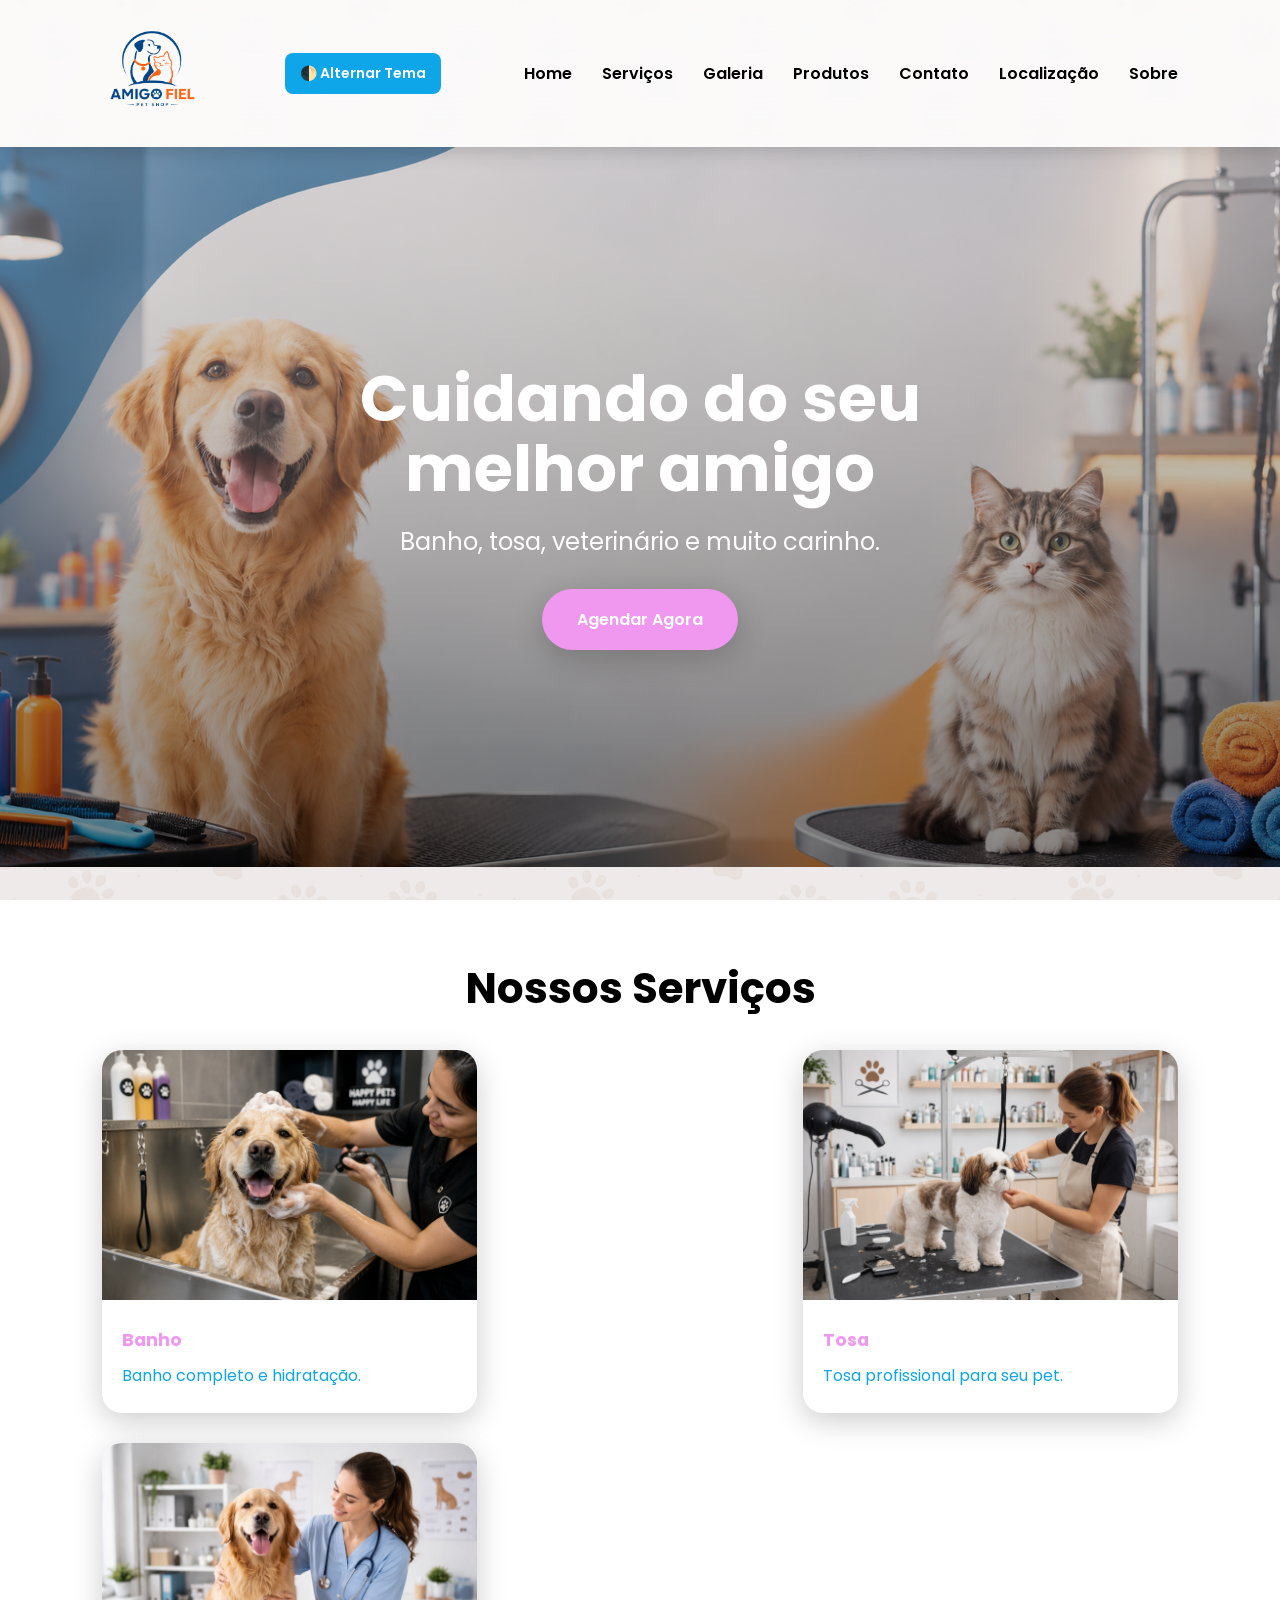
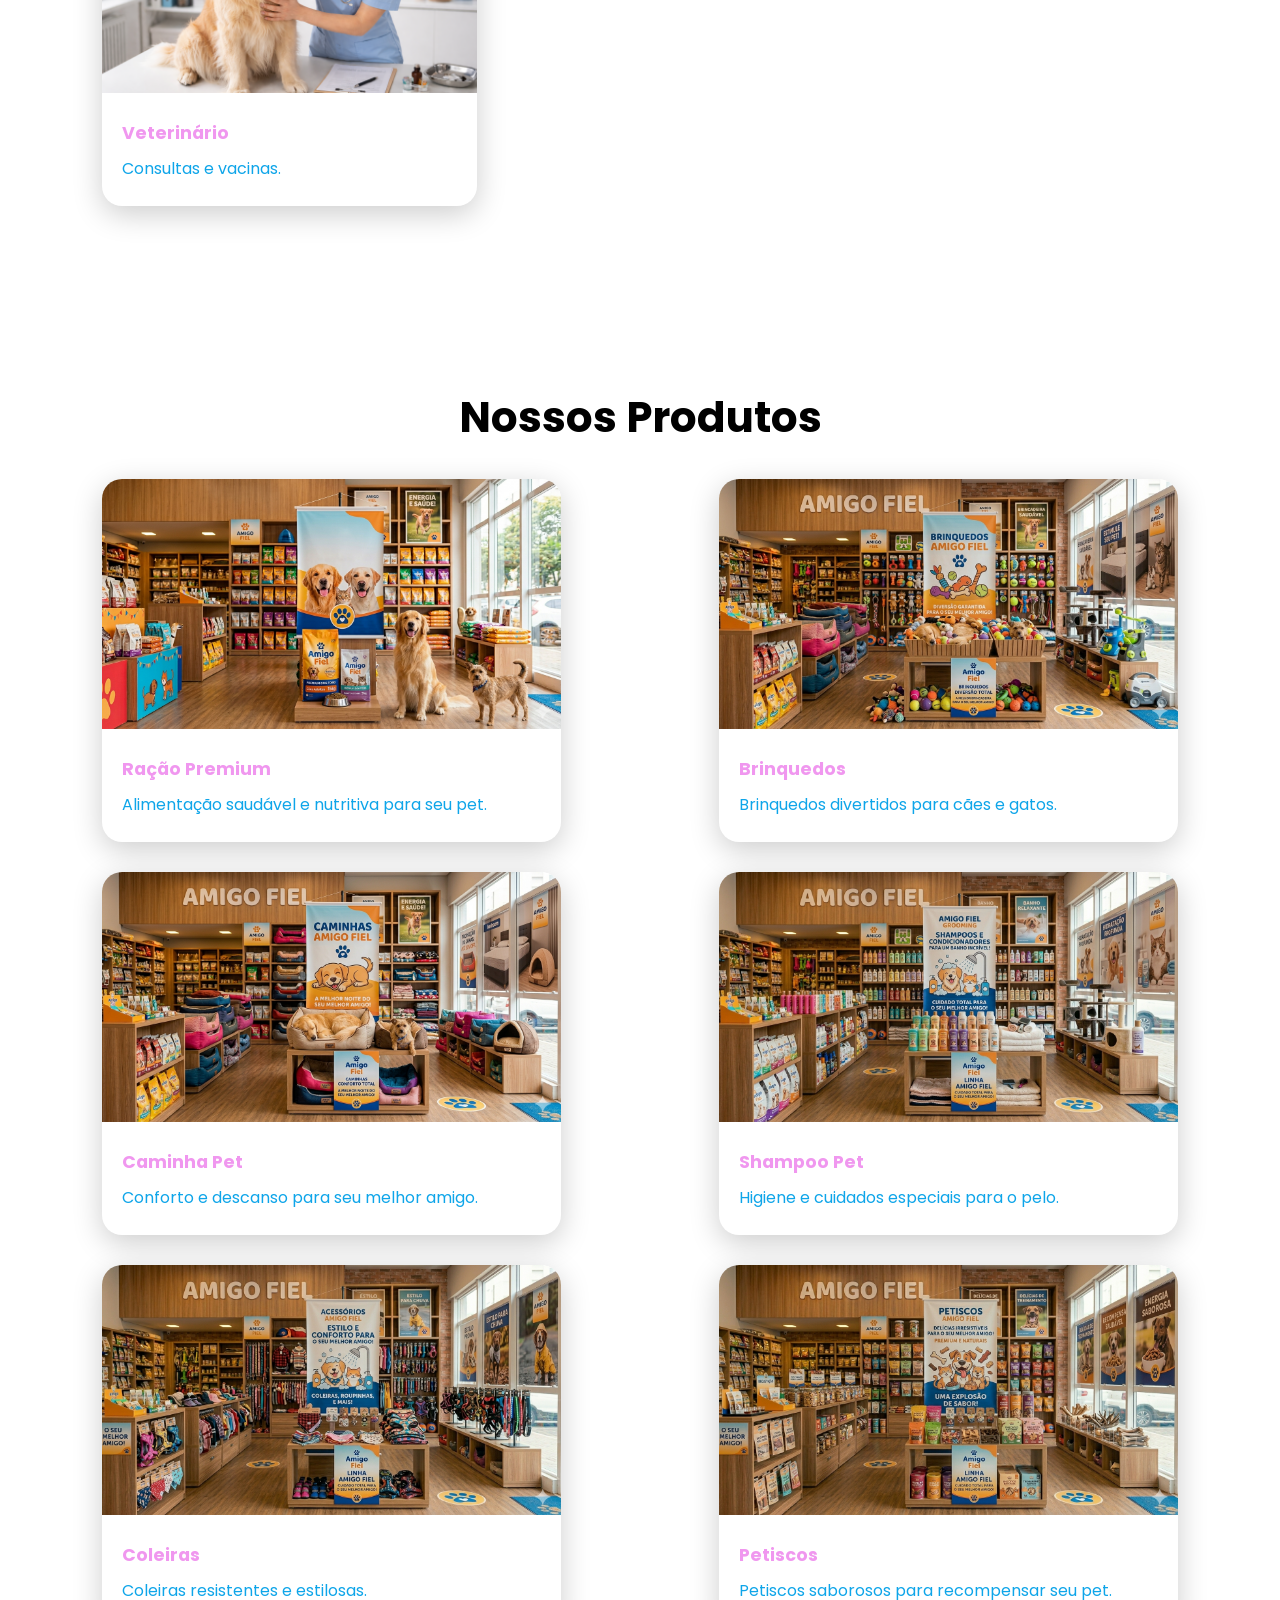
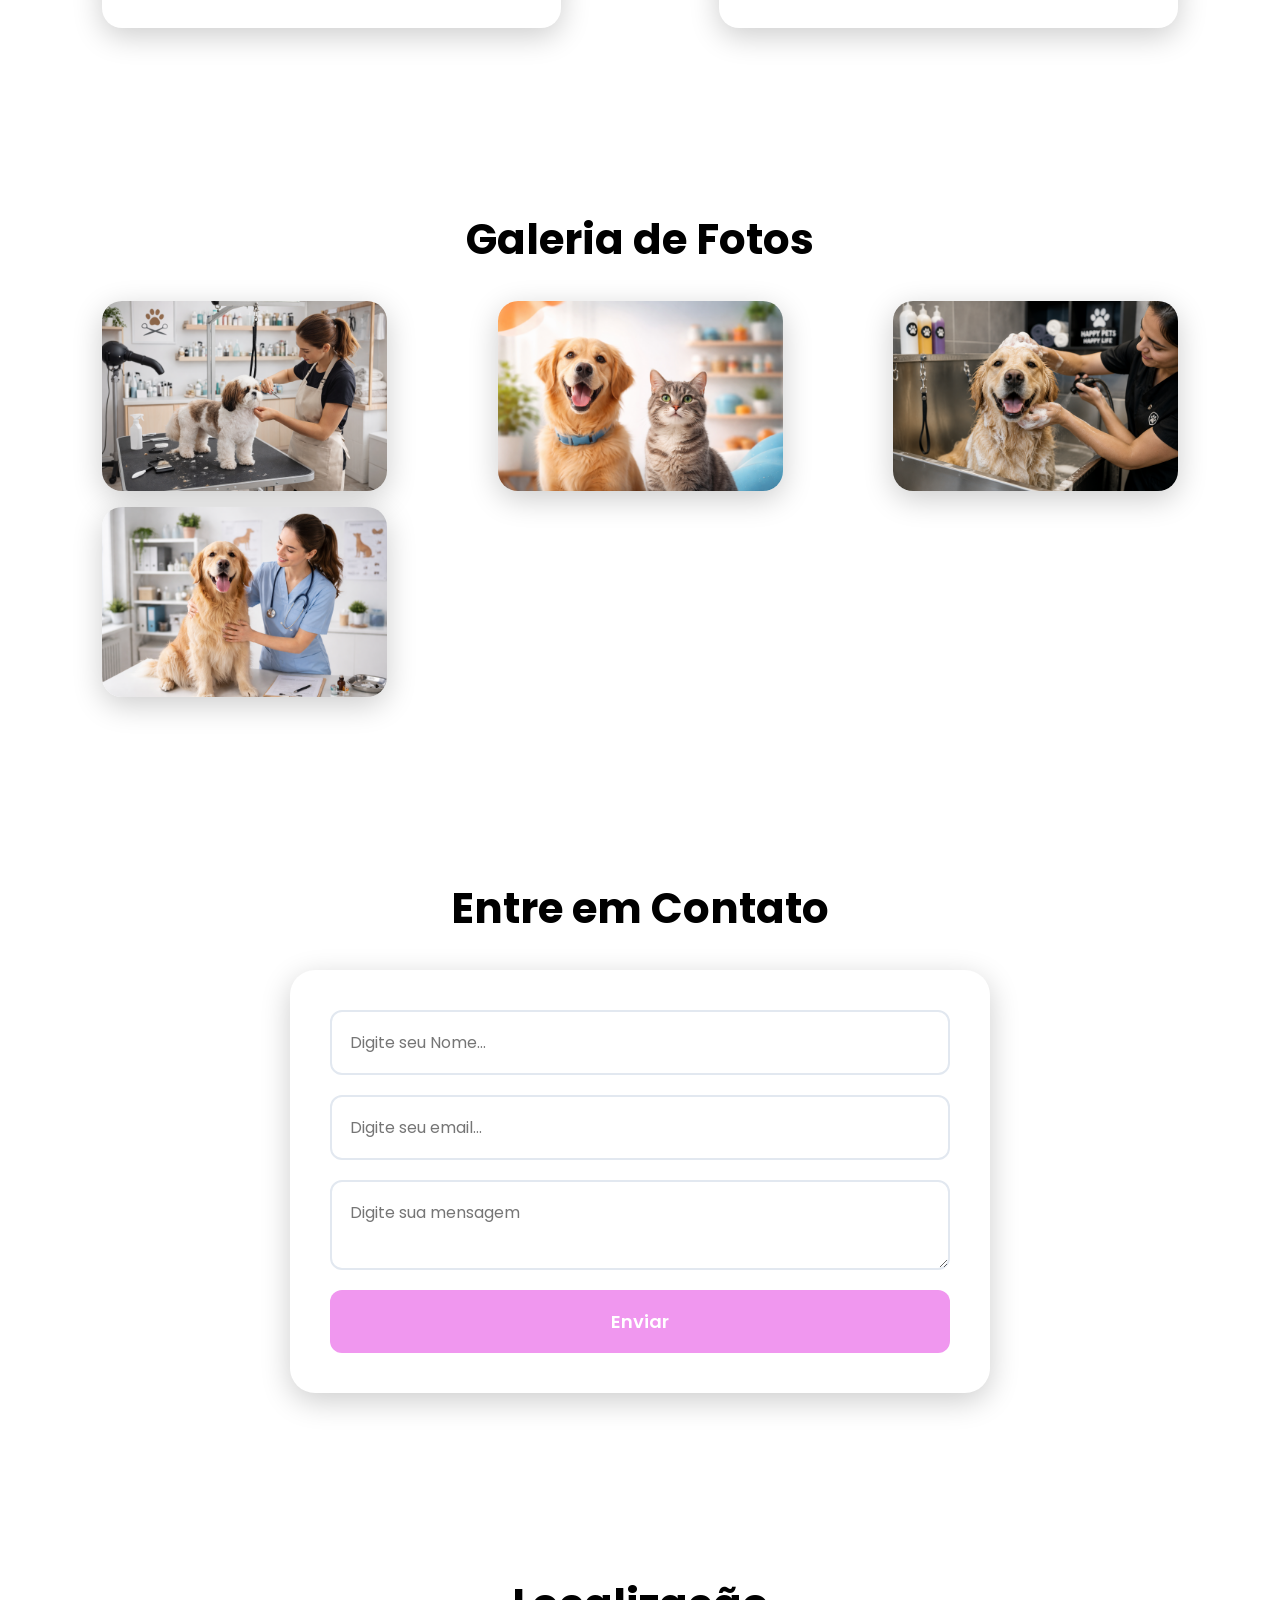
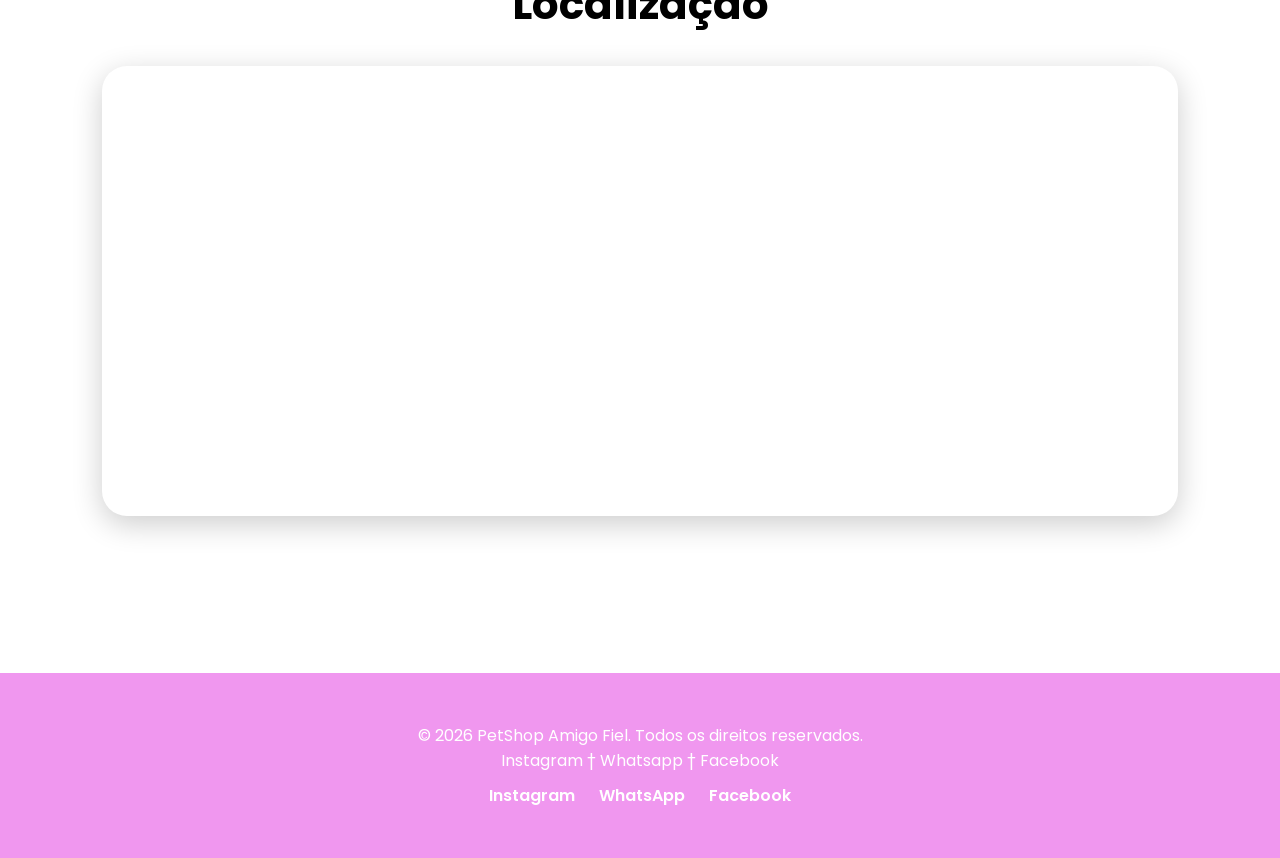
<file: index.html>
<!doctype html>
<html lang="pt-BR">

<head>
  <meta charset="UTF-8" />
  <meta name="viewport" content="width=device-width, initial-scale=1.0" />
  <title>PetShop Amigo Fiel</title>
  <link rel="preconnect" href="https://fonts.googleapis.com" />
  <link rel="preconnect" href="https://fonts.gstatic.com" crossorigin />
  <link href="https://fonts.googleapis.com/css2?family=Poppins:wght@300;400;600;700&display=swap" rel="stylesheet" />
  <link rel="stylesheet" href="css/style.css" />
</head>

<body>
  <!-- HEADER -->
<header>
    <div class="logo">
      <img src="img/logo-transparente.png" alt="Logotipo do petshop amigo fiel" width="100" />
    </div>
    <button id="menu-btn">☰</button>
    <button id="theme-toggle">🌓 Alternar Tema</button> 
    
    <nav id="menu">
      <a href="#home">Home</a>
      <a href="#servicos">Serviços</a> 
      <a href="#galeria">Galeria</a>
      <a href="#Produtos">Produtos</a>
      <a href="#contato">Contato</a>
      <a href="#localizacao">Localização</a>
      <a href="sobre.html">Sobre</a>
    </nav>
  </header>

  <!-- HERO -->
  <section id="home" class="hero">
    <div class="hero-content">
      <h1>Cuidando do seu melhor amigo</h1>
      <p>Banho, tosa, veterinário e muito carinho.</p>
      <a href="#contato" class="btn">Agendar Agora</a>
    </div>
  </section>

  <!-- SERVIÇOS -->
  <section id="servicos" class="container">
    <h2>Nossos Serviços</h2>
    <div class="cards">
      <div class="card">
        <img src="img/banho.png" alt="Serviço de banho" />
        <h3>Banho</h3>
        <p>Banho completo e hidratação.</p>
      </div>

      <div class="card">
        <img src="img/tosa.png" alt="Serviço de tosa" />
        <h3>Tosa</h3>
        <p>Tosa profissional para seu pet.</p>
      </div>

      <div class="card">
        <img src="img/veterinario.png" alt="Serviço de Veterinário" />
        <h3>Veterinário</h3>
        <p>Consultas e vacinas.</p>
      </div>
    </div>
  </section>

<!-- PRODUTOS -->
<section id="produtos" class="container">
  <h2>Nossos Produtos</h2>

  <div class="cards">

    <div class="card">
      <img src="img/racao.png" alt="Ração Premium">
      <h3>Ração Premium</h3>
      <p>Alimentação saudável e nutritiva para seu pet.</p>
    </div>

    <div class="card">
      <img src="img/brinquedos.png" alt="Brinquedos">
      <h3>Brinquedos</h3>
      <p>Brinquedos divertidos para cães e gatos.</p>
    </div>

    <div class="card">
      <img src="img/caminhas.png" alt="Caminha Pet">
      <h3>Caminha Pet</h3>
      <p>Conforto e descanso para seu melhor amigo.</p>
    </div>

    <div class="card">
      <img src="img/shampoo.png" alt="Shampoo Pet">
      <h3>Shampoo Pet</h3>
      <p>Higiene e cuidados especiais para o pelo.</p>
    </div>

    <div class="card">
      <img src="img/acessorios.png" alt="Coleiras">
      <h3>Coleiras</h3>
      <p>Coleiras resistentes e estilosas.</p>
    </div>

    <div class="card">
      <img src="img/petiscos.png" alt="Petiscos">
      <h3>Petiscos</h3>
      <p>Petiscos saborosos para recompensar seu pet.</p>
    </div>

  </div>
</section>
   


  <!-- GALERIA -->
  <section id="galeria" class="container">
    <h2>Galeria de Fotos</h2>
    <div class="galeria">
      <img src="img/tosa.png" alt="fotos e tosa" />
      <img src="img/pets.png" alt="fotos de pets" />
      <img src="img/banho.png" alt="fotos de banho" />
      <img src="img/veterinario.png" alt="fotos do veterinario" />
  </section>
  </div>
  <!-- CONTATO -->
  <section id="contato" class="container">
    <h2>Entre em Contato</h2>
    <form id="formContato">
      <input type="text" placeholder="Digite seu Nome..." id="nome" name="nome" />
      <input type="email" placeholder="Digite seu email..." id="email" name="email" />
      <textarea placeholder="Digite sua mensagem" id="mensagem" name="mensagem"></textarea>

      <button type="submit">Enviar</button>
    </form>
  </section>

  <!-- MAPA -->
  <section id="localizacao" class="container">

    <h2>Localização</h2>
    <iframe
      src="https://www.google.com/maps/embed?pb=!1m18!1m12!1m3!1d46259.442780445395!2d-48.19696533601105!3d-21.792176458625285!2m3!1f0!2f0!3f0!3m2!1i1024!2i768!4f13.1!3m3!1m2!1s0x94b8f3e5bd0551f3%3A0x60445b0d94f11583!2sPet%20shop%20Amigo%20Fiel!5e1!3m2!1spt-BR!2sbr!4v1778673913328!5m2!1spt-BR!2sbr"
      width="600" height="450" style="border:0;" allowfullscreen="" loading="lazy"
      referrerpolicy="no-referrer-when-downgrade"></iframe>

  </section>

  <!-- FOOTER -->
  <footer>
    <p>&copy; 2026 PetShop Amigo Fiel. Todos os direitos reservados.</p>
    <p>Instagram † Whatsapp † Facebook</p>
  
</a>
<div class="redes-sociais">
    <a href="https://instagram.com/petshop_amigofiel13" target="_blank">
      Instagram
    </a>

    <a href="https://wa.me/551158256277" target="_blank">
      WhatsApp
    </a>

    <a href="https://www.facebook.com/p/PET-SHOP-AMIGO-FIEL-100054270487690/" target="_blank">
      Facebook
  </footer>
 
  <script src="js/script.js"></script>
</body>

</html>
</file>
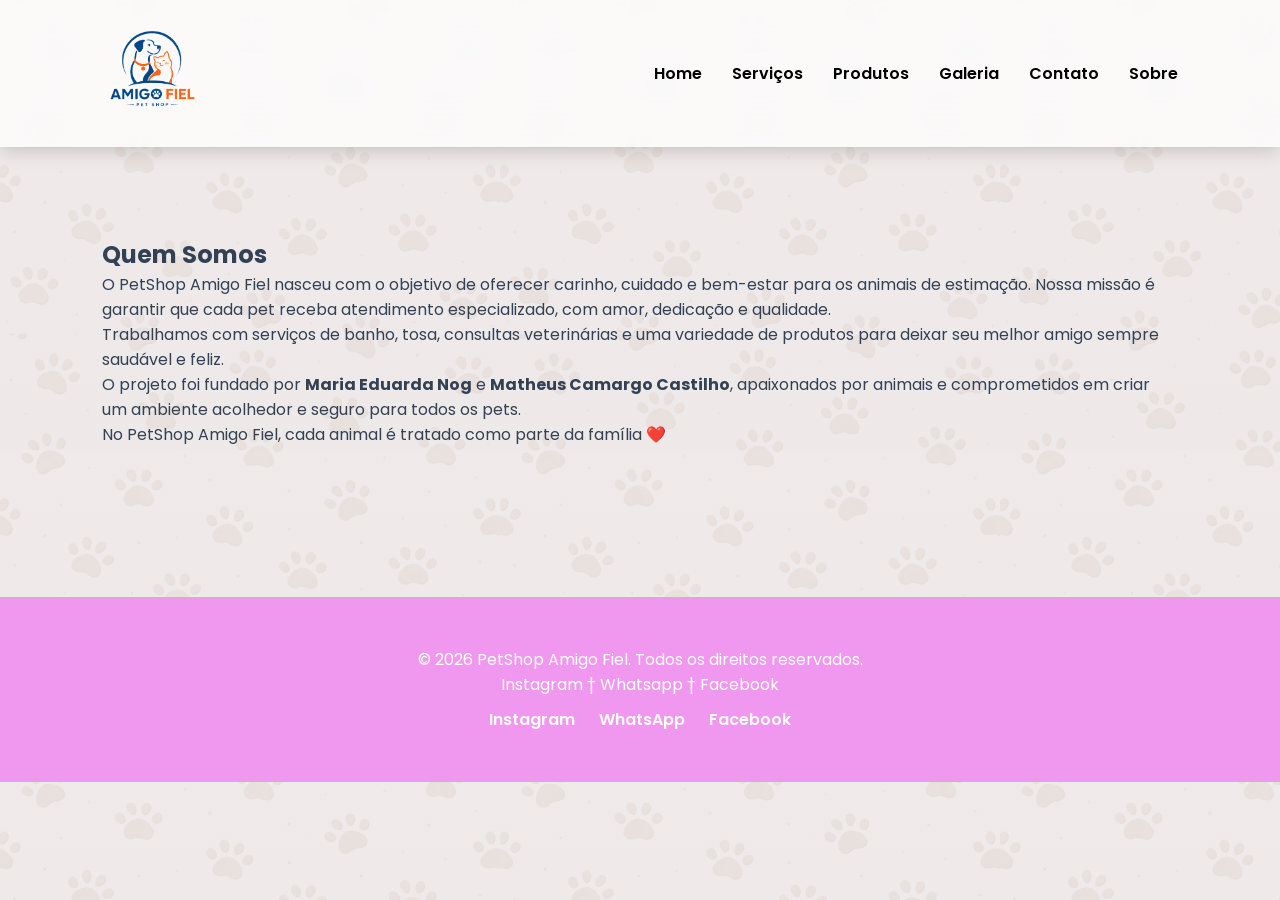
<file: sobre.html>
<!doctype html>
<html lang="pt-BR">

<head>
  <meta charset="UTF-8" />
  <meta name="viewport" content="width=device-width, initial-scale=1.0" />
  <title>PetShop Amigo Fiel</title>
  <link rel="preconnect" href="https://fonts.googleapis.com" />
  <link rel="preconnect" href="https://fonts.gstatic.com" crossorigin />
  <link href="https://fonts.googleapis.com/css2?family=Poppins:wght@300;400;600;700&display=swap" rel="stylesheet" />
  <link rel="stylesheet" href="css/style.css" />
</head>

<body>

  <!-- HEADER -->
  <header>
    <div class="logo">
      <img src="img/logo-transparente.png"
        alt="Logo PetShop Amigo Fiel"
        width="100">
    </div>

    <nav id="menu">
      <a href="index.html">Home</a>
      <a href="index.html#servicos">Serviços</a>
      <a href="index.html#produtos">Produtos</a>
      <a href="index.html#galeria">Galeria</a>
      <a href="index.html#contato">Contato</a>
      <a href="sobre.html#sobre">Sobre</a>
      
    </nav>
  </header>

  <!-- SOBRE -->
  <section class="container">

    <h1>Quem Somos</h1>

    <p>
      O PetShop Amigo Fiel nasceu com o objetivo de oferecer
      carinho, cuidado e bem-estar para os animais de estimação.
      Nossa missão é garantir que cada pet receba atendimento
      especializado, com amor, dedicação e qualidade.
    </p>

    <p>
      Trabalhamos com serviços de banho, tosa, consultas veterinárias
      e uma variedade de produtos para deixar seu melhor amigo
      sempre saudável e feliz.
    </p>

    <p>
      O projeto foi fundado por
      <strong>Maria Eduarda Nog</strong>
      e
      <strong>Matheus Camargo Castilho</strong>,
      apaixonados por animais e comprometidos em criar um ambiente
      acolhedor e seguro para todos os pets.
    </p>

    <p>
      No PetShop Amigo Fiel, cada animal é tratado como parte
      da família ❤️
    </p>

  </section>

    <!-- FOOTER -->
  <footer>
    <p>&copy; 2026 PetShop Amigo Fiel. Todos os direitos reservados.</p>
    <p>Instagram † Whatsapp † Facebook</p>
  
</a>
<div class="redes-sociais">
    <a href="https://instagram.com/petshop_amigofiel13" target="_blank">
      Instagram
    </a>

    <a href="https://wa.me/551158256277" target="_blank">
      WhatsApp
    </a>

    <a href="https://www.facebook.com/p/PET-SHOP-AMIGO-FIEL-100054270487690/" target="_blank">
      Facebook
  </footer>

</body>
</html>
</file>
<file: css/style.css>
:root {
  --primaria: #0ea5e9;
  --secundaria: #f097ef;
  --escuro: #000000;
  --claro: #ffffff;
  --texto: #334155;
  --sombra: 0 8px 30px rgba(0, 0, 0, 0.2);
  --radius: 20px;
}

/* 🌙 CONFIGURAÇÃO DO MODO ESCURO */
body.dark-mode {
  --escuro: #ffffff;    /* O que era preto vira branco */
  --claro: #1e293b;     /* O que era branco vira azul escuro/cinza */
  --texto: #f1f5f9;     /* Texto fica claro para dar leitura */
}

/* Altera o fundo com imagem para tons escuros quando o modo escuro estiver ativo */
body.dark-mode {
  background:
    linear-gradient(rgba(15, 23, 42, 0.95), rgba(15, 23, 42, 0.95)),
    url("../img/fundo.png");
}

/* Altera o fundo do header no modo escuro */
body.dark-mode header {
  background: rgba(30, 41, 59, 0.85);
}

* {
  margin: 0;
  padding: 0;
  box-sizing: border-box;
  font-family: "Poppins", sans-serif;
}

html {
  scroll-behavior: smooth;
}

body {
  color: var(--texto);
  background:
    linear-gradient(rgba(235, 230, 230, 0.85), rgba(235, 230, 230, 0.84)),
    url("../img/fundo.png");

  background-attachment: fixed;
  background-size: 500px;
  transition: background 0.3s ease, color 0.3s ease; /* Transição suave ao trocar de tema */
}

/* HEADER */
header {
  position: sticky;
  top: 0;
  z-index: 9999;
  display: flex;
  justify-content: space-between;
  align-items: center;
  padding: 20px 8%;
  background: rgba(255, 255, 255, 0.75);
  backdrop-filter: blur(20px);
  -webkit-backdrop-filter: blur(20px);
  box-shadow: 0 2px 20px rgba(0, 0, 0, 0.2);
  transition: background 0.3s ease;
}

/* Estilo do novo botão de alternar tema */
#theme-toggle {
  padding: 10px 15px;
  background: var(--primaria);
  color: white;
  border: none;
  border-radius: 8px;
  cursor: pointer;
  font-weight: 600;
  font-size: 14px;
  transition: 0.3s;
}

#theme-toggle:hover {
  background: var(--secundaria);
}

.logo {
}

nav {
  display: flex;
  gap: 30px;
}

nav a {
  text-decoration: none;
  color: var(--escuro);
  font-weight: 600;
  transition: 0.3s;
}

nav a:hover {
  color: var(--secundaria);
}

#menu-btn {
  display: none;
  font-size: 34px;
  border: none;
  background: none;
  cursor: pointer;
  color: var(--primaria);
}

/* HERO */
.hero {
  min-height: 80dvh;
  background:
    linear-gradient(rgba(200, 191, 191, 0.45), rgba(0, 0, 0, 0.45)),
    url("../img/banner.png");
  background-size: cover;
  background-position: center;
  display: flex;
  align-items: center;
  justify-content: center;
  padding: 40px;
  color: var(--claro);
}

.hero-content {
  max-width: 800px;
  text-align: center;
}
.hero-content h1 {
  font-size: 64px;
  margin-bottom: 20px;
  line-height: 1.1;
}
.hero-content p {
  font-size: 24px;
  margin-bottom: 30px;
}
.btn {
  display: inline-block;
  background: var(--secundaria);
  padding: 18px 35px;
  border-radius: 50px;
  text-decoration: none;
  color: var(--claro);
  font-weight: 600;
  transition: 0.3s;
  box-shadow: var(--sombra);
}
.btn:hover {
  transform: scale(1.1);
}

/* CONTAINER */
.container {
  padding: 90px 8%;
}
.container h2 {
  text-align: center;
  font-size: 42px;
  margin-bottom: 30px;
  color: var(--escuro);
}

/* CARDS */
.cards {
  display: flex;
  justify-content: space-between;
  flex-wrap: wrap;
  gap: 30px;
}

.card {
  background: var(--claro); /* Ajustado para usar a variável dinâmica */
  border-radius: var(--radius);
  box-shadow: var(--sombra);
  overflow: hidden;
  backdrop-filter: blur(20px);
  -webkit-backdrop-filter: blur(20px);
  transition: 0.4s;
}
.card:hover {
  transform: translateY(-12px);
}
.card img {
  width: 100%;
  height: 250px;
  object-fit: cover;
}
.card h3 {
  padding: 20px 20px 10px;
  color: var(--secundaria);
  font-size: 1.1rem;
}
.card p {
  padding: 0 20px 25px;
  color: var(--primaria);
}

/*Galeria*/
.galeria{
display: flex;
justify-content: space-between;
flex-wrap: wrap;
gap: 16px;
}

.galeria img{
  height: 190px;
  object-fit: cover;
  border-radius: var(--radius);
  box-shadow: var(--sombra);
  transition: 0.4s;
}
.galeria img:hover{
  transform: scale(1.05);
}

/*form*/
form{
  max-width: 700px;
  margin: auto;
  background: var(--claro);
  padding: 40px;
  border-radius: 25px;
  box-shadow: var(--sombra);

  display: flex;
  flex-direction: column;
  gap: 20px;
}

input, textarea{
  padding: 18px;
  border: 2px solid #e2e8f0;
  border-radius: 12px;
  font-size: 16px;
  background: var(--claro);
  color: var(--texto);
}
input:focus, textarea:focus{
  outline:none;
  border-color: var(--secundaria);
}
button{
  padding: 18px;
  background: var(--secundaria);
  color: var(--claro);
  border: none;
  border-radius: 12px;
  font-size: 18px;
  font-weight: 600;
  cursor: pointer;
  transition: 0.4s;
}
button:hover{
  background: var(--secundaria);
}

footer{
  background: var(--secundaria);
  color: var(--claro); /* Ajustado para melhor contraste */
  text-align: center;
  padding: 50px 20px;
  margin-top: 60px;
}

/*Mapa*/
iframe{
  width: 100%;
  height: 450px;
  border: none;
  border-radius: 25px;
  box-shadow: var(--sombra);
}

/*Responsividade Celular*/
@media (max-width: 768px) {
  #menu-btn {
    display: block;
  }

  nav{
    display: none;
    position: absolute;
    top: 85px;
    right: 20px;

    flex-direction: column;
    background: var(--claro);
    padding: 25px;
    border-radius: 20px;
    box-shadow: var(--sombra);
  }
  nav.ativo{
    display: flex;
  }
  .hero h1 {
    font-size: 38px;
  }
  h2{
    font-size: 24px;
  }
  .galeria{
    grid-template-columns: 1fr;
    justify-content: center;
  }
}

/*responsividade tablet*/
@media (min-width: 768px) and (max-width: 1200px){
}

.redes-sociais {
  margin-top: 10px;
}

.redes-sociais a {
  text-decoration: none;
  color: white;
  margin: 0 10px;
  font-weight: 600;
  transition: 0.3s;
}

.redes-sociais a:hover {
  color: #66c4ff;
}
</file>
